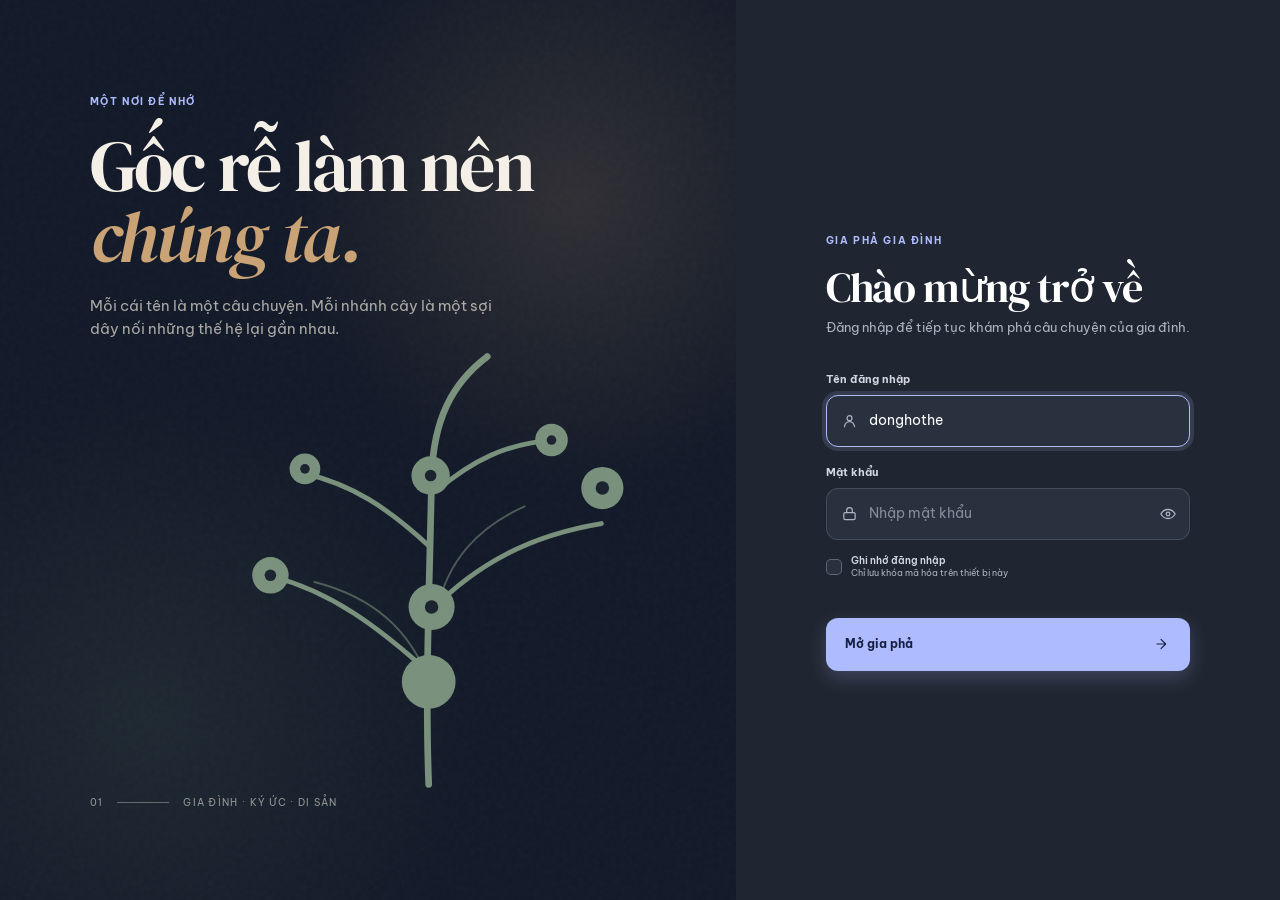
<file: index.html>
<!doctype html>
<html lang="vi">
  <head>
    <meta charset="UTF-8" />
    <meta name="viewport" content="width=device-width, initial-scale=1, viewport-fit=cover" />
    <meta name="theme-color" content="#f5f1e9" />
    <meta name="robots" content="noindex, nofollow, noarchive" />
    <title>Gia Phả · Nơi lưu giữ gốc rễ</title>
    <link rel="icon" href="./assets/favicon/favicon.ico" type="image/x-icon" />
    <link rel="stylesheet" href="./styles.css" />
  </head>
  <body>
    <svg class="svg-sprite" aria-hidden="true" focusable="false">
      <defs>
        <symbol id="icon-search" viewBox="0 0 24 24"><circle cx="11" cy="11" r="6.8"/><path d="m16.2 16.2 4.3 4.3"/></symbol>
        <symbol id="icon-sun" viewBox="0 0 24 24"><circle cx="12" cy="12" r="3.5"/><path d="M12 2v2.2M12 19.8V22M4.93 4.93l1.55 1.55M17.52 17.52l1.55 1.55M2 12h2.2M19.8 12H22M4.93 19.07l1.55-1.55M17.52 6.48l1.55-1.55"/></symbol>
        <symbol id="icon-moon" viewBox="0 0 24 24"><path d="M20 15.6A8.4 8.4 0 0 1 8.4 4a8.4 8.4 0 1 0 11.6 11.6Z"/></symbol>
        <symbol id="icon-menu" viewBox="0 0 24 24"><path d="M4 7h16M4 12h16M4 17h16"/></symbol>
        <symbol id="icon-close" viewBox="0 0 24 24"><path d="m6 6 12 12M18 6 6 18"/></symbol>
        <symbol id="icon-plus" viewBox="0 0 24 24"><path d="M12 5v14M5 12h14"/></symbol>
        <symbol id="icon-minus" viewBox="0 0 24 24"><path d="M5 12h14"/></symbol>
        <symbol id="icon-home" viewBox="0 0 24 24"><path d="m3.5 10.8 8.5-7 8.5 7v8.7a1.5 1.5 0 0 1-1.5 1.5h-14A1.5 1.5 0 0 1 3.5 19.5Z"/><path d="M9.2 21v-6.2h5.6V21"/></symbol>
        <symbol id="icon-maximize" viewBox="0 0 24 24"><path d="M8.2 4H4v4.2M15.8 4H20v4.2M20 15.8V20h-4.2M4 15.8V20h4.2"/></symbol>
        <symbol id="icon-fullscreen" viewBox="0 0 24 24"><path d="M8 4H4v4M16 4h4v4M20 16v4h-4M4 16v4h4"/></symbol>
        <symbol id="icon-fullscreen-exit" viewBox="0 0 24 24"><path d="M9 4v5H4M15 4v5h5M20 15h-5v5M4 15h5v5"/></symbol>
        <symbol id="icon-logout" viewBox="0 0 24 24"><path d="M14 4H5.8A1.8 1.8 0 0 0 4 5.8v12.4A1.8 1.8 0 0 0 5.8 20H14M11 12h9M17 8l4 4-4 4"/></symbol>
        <symbol id="icon-download" viewBox="0 0 24 24"><path d="M12 3v12M7 10l5 5 5-5M4 20h16"/></symbol>
        <symbol id="icon-chevron" viewBox="0 0 24 24"><path d="m8 10 4 4 4-4"/></symbol>
        <symbol id="icon-arrow-left" viewBox="0 0 24 24"><path d="m15 5-7 7 7 7M8 12h13"/></symbol>
        <symbol id="icon-calendar" viewBox="0 0 24 24"><rect x="3.5" y="5" width="17" height="16" rx="2"/><path d="M7.5 3v4M16.5 3v4M3.5 9.5h17"/></symbol>
        <symbol id="icon-pin" viewBox="0 0 24 24"><path d="M12 21s6-5.4 6-11a6 6 0 0 0-12 0c0 5.6 6 11 6 11Z"/><circle cx="12" cy="10" r="2"/></symbol>
        <symbol id="icon-briefcase" viewBox="0 0 24 24"><rect x="3" y="7" width="18" height="13" rx="2"/><path d="M8 7V5.5A1.5 1.5 0 0 1 9.5 4h5A1.5 1.5 0 0 1 16 5.5V7M3 12h18M10 12v2h4v-2"/></symbol>
        <symbol id="icon-user" viewBox="0 0 24 24"><circle cx="12" cy="8" r="3.5"/><path d="M5 20a7 7 0 0 1 14 0"/></symbol>
        <symbol id="icon-lock" viewBox="0 0 24 24"><rect x="4" y="10" width="16" height="10" rx="2"/><path d="M8 10V7a4 4 0 0 1 8 0v3"/></symbol>
        <symbol id="icon-eye" viewBox="0 0 24 24"><path d="M2.5 12s3.3-6 9.5-6 9.5 6 9.5 6-3.3 6-9.5 6-9.5-6-9.5-6Z"/><circle cx="12" cy="12" r="2.4"/></symbol>
        <symbol id="icon-info" viewBox="0 0 24 24"><circle cx="12" cy="12" r="9"/><path d="M12 10.5v5M12 7.5h.01"/></symbol>
      </defs>
    </svg>

    <div class="app-shell" id="appShell">
      <section class="login-screen" id="loginScreen" aria-labelledby="loginTitle">
        <div class="login-art" aria-hidden="true">
          <div class="art-grain"></div>
          <div class="art-copy">
            <span class="eyebrow">MỘT NƠI ĐỂ NHỚ</span>
            <h1>Gốc rễ làm nên<br /><em>chúng ta.</em></h1>
            <p>Mỗi cái tên là một câu chuyện. Mỗi nhánh cây là một sợi dây nối những thế hệ lại gần nhau.</p>
          </div>
          <svg class="heritage-illustration" viewBox="0 0 560 500" fill="none">
            <path d="M278 472C274 370 279 264 281 151C283 92 302 54 339 26" stroke="currentColor" stroke-width="7" stroke-linecap="round"/>
            <path d="M280 357C225 307 176 271 114 255M280 291c49-50 105-79 178-91M280 225c-45-42-83-66-131-77M286 166c39-33 74-49 120-53" stroke="currentColor" stroke-width="5" stroke-linecap="round"/>
            <path d="M280 369c-21-61-63-93-121-108M286 292c12-55 44-88 92-110" stroke="currentColor" stroke-width="2" stroke-linecap="round" opacity=".55"/>
            <g fill="currentColor">
              <circle cx="113" cy="254" r="19"/><circle cx="459" cy="163" r="22"/><circle cx="149" cy="143" r="16"/><circle cx="406" cy="113" r="17"/><circle cx="280" cy="150" r="20"/><circle cx="281" cy="287" r="24"/><circle cx="278" cy="365" r="28"/>
            </g>
            <g fill="var(--login-art-bg)" opacity=".9"><circle cx="113" cy="254" r="6"/><circle cx="459" cy="163" r="7"/><circle cx="149" cy="143" r="5"/><circle cx="406" cy="113" r="5"/><circle cx="280" cy="150" r="6"/><circle cx="281" cy="287" r="7"/></g>
          </svg>
          <div class="art-foot"><span>01</span><span class="art-rule"></span><span>GIA ĐÌNH · KÝ ỨC · DI SẢN</span></div>
        </div>

        <div class="login-panel-wrap">
          <form class="login-card" id="loginForm" novalidate>
            <div class="login-heading">
              <span class="eyebrow">GIA PHẢ GIA ĐÌNH</span>
              <h2 id="loginTitle">Chào mừng trở về</h2>
              <p>Đăng nhập để tiếp tục khám phá câu chuyện của gia đình.</p>
            </div>
            <label class="field-label" for="username">Tên đăng nhập</label>
            <div class="input-wrap">
              <svg class="icon"><use href="#icon-user"></use></svg>
              <input id="username" name="username" value="donghothe" autocomplete="username" placeholder="Nhập tên đăng nhập" required />
            </div>
            <label class="field-label" for="password">Mật khẩu</label>
            <div class="input-wrap">
              <svg class="icon"><use href="#icon-lock"></use></svg>
              <input id="password" name="password" type="password" autocomplete="current-password" placeholder="Nhập mật khẩu" required />
              <button class="input-action" type="button" id="togglePassword" aria-label="Hiện mật khẩu"><svg class="icon"><use href="#icon-eye"></use></svg></button>
            </div>
            <label class="remember-row" for="rememberLogin"><input id="rememberLogin" type="checkbox" /><span class="remember-box" aria-hidden="true"></span><span class="remember-copy"><strong>Ghi nhớ đăng nhập</strong><small>Chỉ lưu khóa mã hóa trên thiết bị này</small></span></label>
            <p class="form-error" id="loginError" role="alert"></p>
            <button class="button button-primary login-button" type="submit" id="loginButton"><span class="button-label">Mở gia phả</span><span class="button-loading"><span class="spinner"></span> Đang mở dữ liệu…</span><svg class="button-arrow icon"><use href="#icon-arrow-left"></use></svg></button>
          </form>
        </div>
      </section>

      <section class="main-app" id="mainApp" hidden>
        <header class="topbar">
          <a class="brand" href="#top" aria-label="Về đầu trang">
            <span class="monogram" id="brandMonogram">G</span>
            <span class="brand-text"><strong id="brandName">Gia phả gia đình</strong><small>Family archive</small></span>
          </a>
          <nav class="desktop-nav" aria-label="Điều hướng chính">
            <button class="nav-button active" data-view="tree"><span>Cây gia phả</span></button>
            <button class="nav-button" data-view="members"><span>Thành viên</span></button><div class="desktop-theme-menu"><button class="nav-button theme-nav-trigger" id="desktopThemeMenuButton" aria-expanded="false">Chủ đề <span aria-hidden="true">⌄</span></button><div class="theme-options desktop-theme-options" id="desktopThemeOptions" role="group" aria-label="Chọn chủ đề" hidden></div></div>
          </nav>
          <div class="topbar-actions">
            <button class="icon-button search-trigger" id="searchTrigger" aria-label="Tìm kiếm thành viên"><svg class="icon"><use href="#icon-search"></use></svg><span class="search-hint">Tìm kiếm <kbd>⌘ K</kbd></span></button>
            <button class="icon-button theme-button" id="themeButton" aria-label="Đổi giao diện"><svg class="icon"><use href="#icon-sun"></use></svg></button>
            <div class="download-actions" id="downloadActions">
              <a class="button button-quiet download-data-button" id="downloadDataButton" href="./data.enc" download="data.enc" aria-label="Tải dữ liệu gia phả" title="Tải xuống file data.enc"><svg class="icon"><use href="#icon-download"></use></svg><span>Tải dữ liệu</span></a>
              <a class="button button-quiet download-app-button" id="downloadAppButton" href="https://github.com/Ace-Rem/AppGiaPhaViewer/releases" target="_blank" rel="noopener noreferrer" aria-label="Tải ứng dụng gia phả" title="Mở trang tải ứng dụng gia phả"><svg class="icon"><use href="#icon-download"></use></svg><span>Tải app</span></a>
              <button class="button button-quiet download-menu-trigger" id="downloadMenuButton" type="button" aria-expanded="false" aria-controls="downloadMenu"><svg class="icon"><use href="#icon-download"></use></svg><span>Tải xuống</span><span class="download-menu-chevron" aria-hidden="true">⌄</span></button>
              <div class="download-menu" id="downloadMenu" role="menu" hidden>
                <a class="download-menu-item" href="./data.enc" download="data.enc" role="menuitem"><svg class="icon"><use href="#icon-download"></use></svg><span>Tải dữ liệu</span></a>
                <a class="download-menu-item" href="https://github.com/Ace-Rem/AppGiaPhaViewer/releases" target="_blank" rel="noopener noreferrer" role="menuitem"><svg class="icon"><use href="#icon-download"></use></svg><span>Tải app</span></a>
              </div>
            </div>
            <button class="button button-quiet logout-button" id="logoutButton"><svg class="icon"><use href="#icon-logout"></use></svg><span>Đăng xuất</span></button>
            <button class="icon-button mobile-menu-button" id="mobileMenuButton" aria-label="Mở menu"><svg class="icon"><use href="#icon-menu"></use></svg></button>
          </div>
        </header>

        <main id="top">
          <section class="intro-section page-wrap">
            <div class="intro-copy">
              <span class="eyebrow">LƯU GIỮ NHỮNG ĐIỀU QUAN TRỌNG</span>
              <h1 id="familyTitle">Gốc rễ của chúng ta</h1>
              <p id="familyDescription">Khám phá những mối liên kết giữa các thế hệ.</p>
            </div>
            <div class="intro-meta"><span class="status-dot"></span><span>Kho lưu trữ riêng tư</span><span class="meta-divider"></span><span id="todayLabel">Mở trong trình duyệt</span></div>
          </section>

          <section class="stats-grid page-wrap" aria-label="Tổng quan gia phả">
            <article class="stat-card stat-featured"><div class="stat-number" id="memberCount">—</div><div><span class="stat-label">Thành viên</span><span class="stat-detail">được lưu giữ</span></div><span class="stat-mark">01</span></article>
            <article class="stat-card"><div class="stat-number" id="generationCount">—</div><div><span class="stat-label">Thế hệ</span><span class="stat-detail">qua thời gian</span></div><span class="stat-mark">02</span></article>
            <article class="stat-card"><div class="stat-number" id="branchCount">—</div><div><span class="stat-label">Người trong họ</span><span class="stat-detail">đang kết nối</span></div><span class="stat-mark">03</span></article>
          </section>

          <section class="tree-section page-wrap" id="treeView">
            <div class="section-heading">
              <div><span class="eyebrow">BẢN ĐỒ GIA ĐÌNH</span><h2>Cây gia phả</h2></div>
              <div class="view-tools"><div class="segmented-control" role="tablist" aria-label="Chế độ xem"><button class="segment active" data-view="tree" role="tab">Cây</button><button class="segment" data-view="members" role="tab">Danh sách</button></div><button class="icon-button subtle-button" id="fitButton" aria-label="Vừa toàn bộ cây"><svg class="icon"><use href="#icon-maximize"></use></svg></button></div>
            </div>
            <div class="tree-card" id="treeCard">
              <div class="tree-toolbar"><div class="tree-context" id="treeContext"><span class="context-dot"></span><span>Toàn bộ gia phả</span></div><button class="text-button" id="clearFocusButton" hidden>Xem toàn bộ cây <svg class="icon"><use href="#icon-close"></use></svg></button></div>
              <div class="tree-viewport" id="treeViewport" tabindex="0" aria-label="Cây gia phả tương tác. Dùng chuột để kéo, cuộn để phóng to hoặc chọn một thành viên.">
                <div class="tree-loading" id="treeLoading"><span class="spinner"></span><span>Đang sắp xếp các thế hệ…</span></div>
                <div class="tree-filter" id="treeFilter" role="group" aria-label="Lọc thành viên trên cây"><span class="tree-filter-label">Lọc</span><div class="tree-filter-options"><button type="button" class="tree-filter-button active" data-tree-filter="all" aria-pressed="true">Tất cả</button><button type="button" class="tree-filter-button" data-tree-filter="inFamily" aria-pressed="false">Trong họ</button><button type="button" class="tree-filter-button" data-tree-filter="maleInFamily" aria-pressed="false">Nam trong họ</button><button type="button" class="tree-filter-button" data-tree-filter="femaleInFamily" aria-pressed="false">Nữ trong họ</button><button type="button" class="tree-filter-button" data-tree-filter="living" aria-pressed="false">Đương tại</button></div></div>
                <svg id="familyTree" role="img" aria-label="Sơ đồ cây gia phả" draggable="false"></svg>
                <div class="generation-rail" id="generationLegend" aria-label="Chọn thế hệ"><div class="generation-rail-track"></div></div>
                <div class="canvas-controls" aria-label="Điều khiển cây gia phả"><button class="canvas-control" id="zoomInButton" aria-label="Phóng to"><svg class="icon"><use href="#icon-plus"></use></svg></button><button class="canvas-control" id="zoomOutButton" aria-label="Thu nhỏ"><svg class="icon"><use href="#icon-minus"></use></svg></button><span class="control-rule"></span><button class="canvas-control" id="homeButton" aria-label="Về trung tâm"><svg class="icon"><use href="#icon-home"></use></svg></button><span class="control-rule"></span><button class="canvas-control" id="fullscreenButton" aria-label="Toàn màn hình" aria-pressed="false"><svg class="icon"><use href="#icon-fullscreen"></use></svg></button></div>
                <div class="tree-hint"><svg class="icon"><use href="#icon-info"></use></svg><span>Kéo để di chuyển · Cuộn để zoom · Nhấn đúp để xem hồ sơ</span></div>
              </div>
            </div>
          </section>

          <section class="members-section page-wrap" id="membersView" hidden>
            <div class="section-heading"><div><span class="eyebrow">KHO LƯU TRỮ</span><h2>Thành viên gia đình</h2></div><div class="member-sort"><label for="sortMembers">Sắp xếp</label><select id="sortMembers"><option value="name">Theo tên</option><option value="birth">Theo năm sinh</option><option value="generation">Theo thế hệ</option></select><svg class="icon"><use href="#icon-chevron"></use></svg></div></div>
            <div class="members-grid" id="membersGrid"></div>
          </section>
        </main>

        <aside class="detail-drawer" id="detailDrawer" aria-labelledby="detailName" aria-hidden="true"><div class="drawer-backdrop" id="drawerBackdrop"></div><div class="drawer-panel"><div class="drawer-top"><button class="icon-button" id="closeDrawer" aria-label="Đóng thông tin"><svg class="icon"><use href="#icon-close"></use></svg></button><span class="drawer-kicker">HỒ SƠ THÀNH VIÊN</span><button class="icon-button drawer-back" id="drawerBack" aria-label="Quay lại người trước" hidden><svg class="icon"><use href="#icon-arrow-left"></use></svg></button></div><div class="drawer-content" id="drawerContent"></div></div></aside>

        <dialog class="search-dialog" id="searchDialog" aria-labelledby="searchTitle"><div class="search-dialog-inner"><div class="search-head"><div><span class="eyebrow">TÌM TRONG GIA PHẢ</span><h2 id="searchTitle">Tìm một thành viên</h2></div><button class="icon-button" id="closeSearch" aria-label="Đóng tìm kiếm"><svg class="icon"><use href="#icon-close"></use></svg></button></div><div class="search-input-wrap"><svg class="icon"><use href="#icon-search"></use></svg><input id="searchInput" type="search" placeholder="Nhập tên, không dấu cũng được…" autocomplete="off" /></div><div class="search-results" id="searchResults"><div class="search-empty">Bắt đầu nhập để tìm trong gia phả.</div></div><div class="search-foot"><span><kbd>ESC</kbd> đóng</span><span><kbd>↑</kbd><kbd>↓</kbd> di chuyển <kbd>↵</kbd> chọn</span></div></div></dialog>
        <div class="mobile-menu" id="mobileMenu" hidden><button data-view="tree">Cây gia phả</button><button data-view="members">Thành viên</button><button class="theme-menu-trigger" id="themeMenuButton" aria-expanded="false">Chủ đề <span aria-hidden="true">⌄</span></button><div class="theme-options" id="themeOptions" role="group" aria-label="Chọn chủ đề" hidden><button class="theme-option" data-color-theme="blue" aria-checked="false" role="radio"><span class="theme-swatch" style="--swatch:#7692FF"></span><span>Xanh dương</span><small>#7692FF</small></button><button class="theme-option" data-color-theme="red" aria-checked="false" role="radio"><span class="theme-swatch" style="--swatch:#E73F1E"></span><span>Đỏ</span><small>#E73F1E</small></button><button class="theme-option" data-color-theme="yellow" aria-checked="false" role="radio"><span class="theme-swatch" style="--swatch:#FFF449"></span><span>Vàng</span><small>#FFF449</small></button><button class="theme-option" data-color-theme="green" aria-checked="false" role="radio"><span class="theme-swatch" style="--swatch:#7EC151"></span><span>Xanh lá cây</span><small>#7EC151</small></button><button class="theme-option" data-color-theme="orange" aria-checked="false" role="radio"><span class="theme-swatch" style="--swatch:#FF7F50"></span><span>Cam</span><small>#FF7F50</small></button></div><button id="mobileThemeButton">Đổi giao diện sáng/tối</button><button id="mobileLogoutButton">Đăng xuất</button></div>
        <div class="toast" id="toast" role="status" aria-live="polite"></div>
      </section>
    </div>
    <script type="module" src="./app.js"></script>
  </body>
</html>
</file>
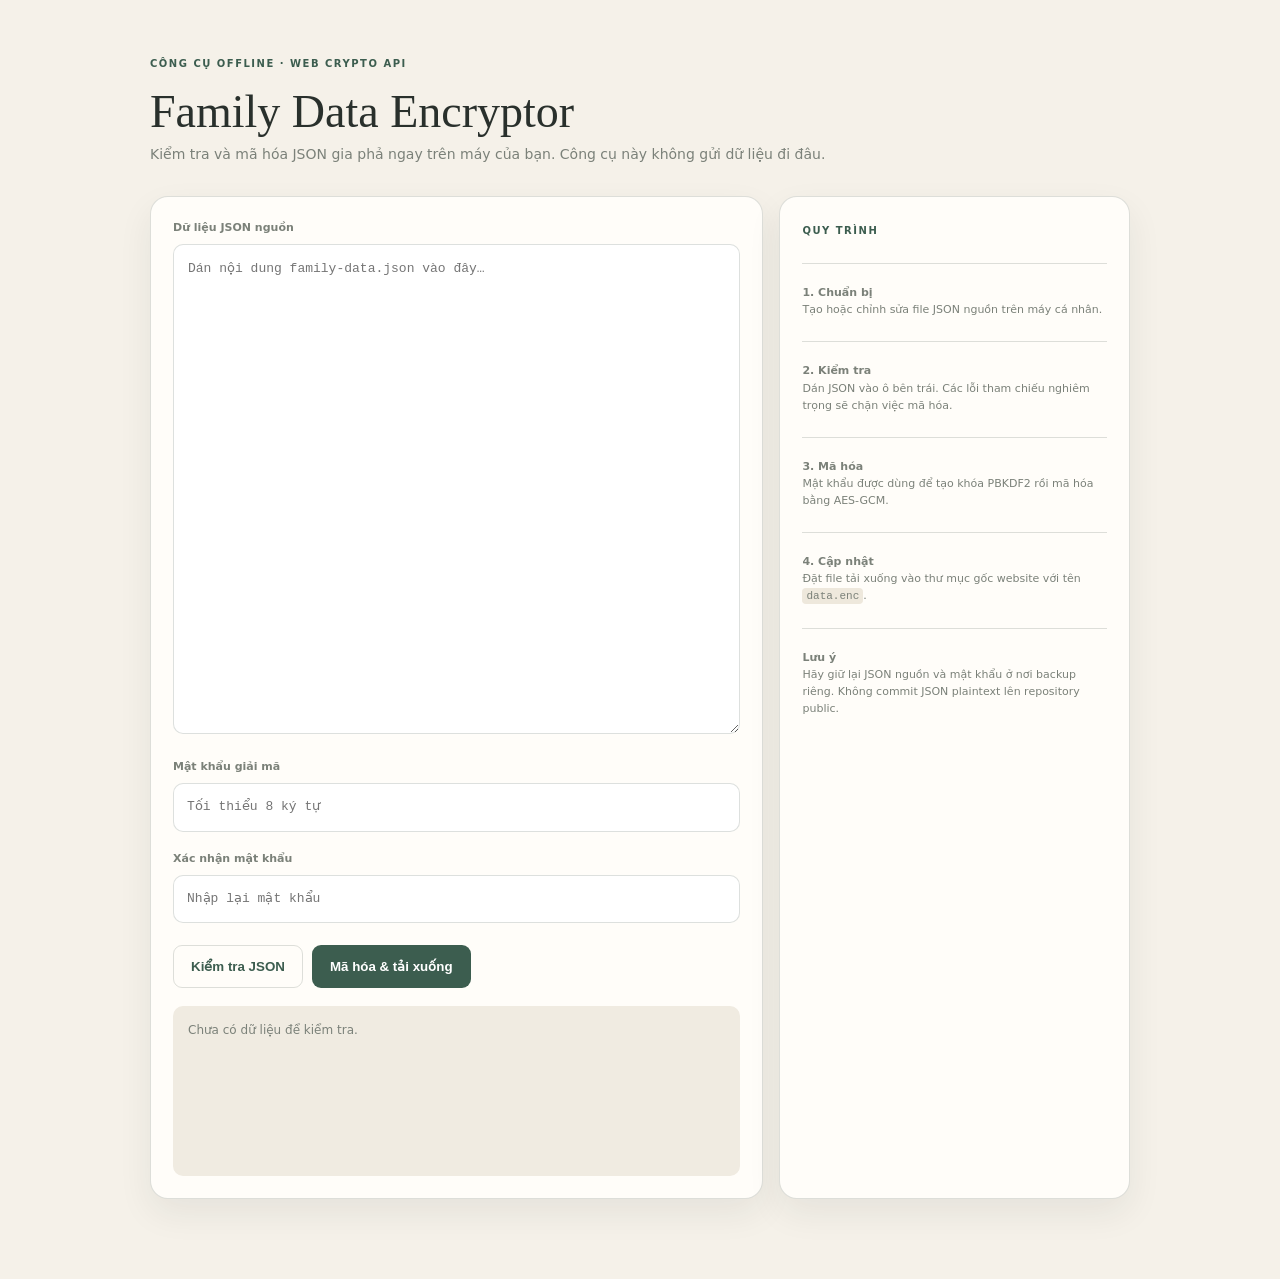
<file: tools/encrypt.html>
<!doctype html>
<html lang="vi">
  <head>
    <meta charset="UTF-8" />
    <meta name="viewport" content="width=device-width, initial-scale=1" />
    <meta name="robots" content="noindex, nofollow" />
    <title>Family Data Encryptor</title>
    <style>
      :root { --bg:#f5f1e9; --surface:#fffdf9; --text:#29302c; --muted:#7b8179; --accent:#3c5d4f; --soft:#dfe9de; --line:rgba(46,61,53,.16); --danger:#a05249; }
      * { box-sizing:border-box; } body { margin:0; min-height:100vh; color:var(--text); background:var(--bg); font:14px/1.55 system-ui,-apple-system,"Segoe UI",sans-serif; }
      main { width:min(980px,calc(100% - 32px)); margin:0 auto; padding:52px 0 80px; } .eyebrow { color:var(--accent); font-size:10px; font-weight:700; letter-spacing:.15em; } h1 { margin:14px 0 8px; font:400 46px/1.05 Georgia,serif; } .intro { margin:0 0 30px; color:var(--muted); }
      .workspace { display:grid; grid-template-columns:1.4fr .8fr; gap:16px; } .panel { padding:22px; border:1px solid var(--line); border-radius:18px; background:var(--surface); box-shadow:0 14px 35px rgba(35,45,39,.07); } label { display:block; margin:0 0 8px; color:var(--muted); font-size:11px; font-weight:700; } textarea,input { width:100%; border:1px solid var(--line); border-radius:10px; outline:0; color:var(--text); background:#fff; font:13px/1.55 ui-monospace,SFMono-Regular,Consolas,monospace; } textarea { min-height:490px; padding:14px; resize:vertical; } input { padding:13px; } textarea:focus,input:focus { border-color:var(--accent); box-shadow:0 0 0 4px rgba(60,93,79,.12); } .field { margin-top:18px; } .actions { display:flex; flex-wrap:wrap; gap:9px; margin-top:22px; } button { min-height:43px; padding:0 17px; border:1px solid transparent; border-radius:9px; color:#fff; background:var(--accent); font-weight:700; cursor:pointer; } button.secondary { color:var(--accent); border-color:var(--line); background:transparent; } button:disabled { cursor:not-allowed; opacity:.55; } .status { min-height:170px; margin-top:18px; padding:15px; border-radius:10px; color:var(--muted); background:#f0ebe1; font-size:12px; } .status ul { margin:8px 0 0; padding-left:20px; } .status.success { color:var(--accent); background:var(--soft); } .status.error { color:var(--danger); background:#f4e4df; } .tip { margin-top:23px; padding-top:20px; border-top:1px solid var(--line); color:var(--muted); font-size:11px; } code { padding:2px 4px; border-radius:4px; background:#eee8dc; font-size:11px; } .download { display:none; margin-top:10px; } .download.show { display:block; } @media(max-width:720px){ main{padding-top:32px}.workspace{grid-template-columns:1fr}textarea{min-height:390px}h1{font-size:39px}.panel{padding:17px} }
    </style>
  </head>
  <body>
    <main>
      <span class="eyebrow">CÔNG CỤ OFFLINE · WEB CRYPTO API</span>
      <h1>Family Data Encryptor</h1>
      <p class="intro">Kiểm tra và mã hóa JSON gia phả ngay trên máy của bạn. Công cụ này không gửi dữ liệu đi đâu.</p>
      <div class="workspace">
        <section class="panel">
          <label for="jsonInput">Dữ liệu JSON nguồn</label>
          <textarea id="jsonInput" spellcheck="false" placeholder="Dán nội dung family-data.json vào đây…"></textarea>
          <div class="field"><label for="passwordInput">Mật khẩu giải mã</label><input id="passwordInput" type="password" autocomplete="new-password" placeholder="Tối thiểu 8 ký tự" /></div>
          <div class="field"><label for="confirmInput">Xác nhận mật khẩu</label><input id="confirmInput" type="password" autocomplete="new-password" placeholder="Nhập lại mật khẩu" /></div>
          <div class="actions"><button id="validateButton" class="secondary">Kiểm tra JSON</button><button id="encryptButton">Mã hóa & tải xuống</button></div>
          <div id="status" class="status">Chưa có dữ liệu để kiểm tra.</div>
        </section>
        <aside class="panel">
          <span class="eyebrow">QUY TRÌNH</span>
          <div class="tip"><strong>1. Chuẩn bị</strong><br />Tạo hoặc chỉnh sửa file JSON nguồn trên máy cá nhân.</div>
          <div class="tip"><strong>2. Kiểm tra</strong><br />Dán JSON vào ô bên trái. Các lỗi tham chiếu nghiêm trọng sẽ chặn việc mã hóa.</div>
          <div class="tip"><strong>3. Mã hóa</strong><br />Mật khẩu được dùng để tạo khóa PBKDF2 rồi mã hóa bằng AES-GCM.</div>
          <div class="tip"><strong>4. Cập nhật</strong><br />Đặt file tải xuống vào thư mục gốc website với tên <code>data.enc</code>.</div>
          <div class="tip"><strong>Lưu ý</strong><br />Hãy giữ lại JSON nguồn và mật khẩu ở nơi backup riêng. Không commit JSON plaintext lên repository public.</div>
          <a id="downloadLink" class="download" download="data.enc">Tải lại file data.enc</a>
        </aside>
      </div>
    </main>
    <script src="./encrypt.js"></script>
  </body>
</html>
</file>
<file: styles.css>
@import url('https://fonts.googleapis.com/css2?family=Be+Vietnam+Pro:wght@400;500;600;700&family=DM+Serif+Display:ital@0;1&display=swap');

:root {
  color-scheme: light;
  --bg: #f5f1e9;
  --bg-deep: #eee8dc;
  --surface: #fffdf9;
  --surface-raised: #ffffff;
  --surface-muted: #f0ebe1;
  --text: #29302c;
  --text-strong: #1c2622;
  --muted: #7b8179;
  --muted-strong: #626a62;
  --line: rgba(46, 61, 53, .14);
  --line-strong: rgba(46, 61, 53, .26);
  --accent: #4665cc;
  --accent-bright: #3655c0;
  --accent-soft: #e7ecff;
  --copper: #df1515;
  --copper-soft: #f1e2d4;
  --danger: #a05249;
  --shadow-sm: 0 5px 16px rgba(35, 45, 39, .06);
  --shadow-md: 0 18px 50px rgba(35, 45, 39, .11);
  --shadow-lg: 0 28px 75px rgba(35, 45, 39, .18);
  --radius-sm: 10px;
  --radius-md: 16px;
  --radius-lg: 24px;
  --font-body: 'Be Vietnam Pro', 'Segoe UI', system-ui, sans-serif;
  --font-display: 'DM Serif Display', Georgia, serif;
  --ease: cubic-bezier(.22, .61, .36, 1);
  --login-art-bg: #2e407e;
}

[data-theme='dark'] {
  color-scheme: dark;
  --bg: #19221e;
  --bg-deep: #141b18;
  --surface: #202b26;
  --surface-raised: #26332d;
  --surface-muted: #2b3831;
  --text: #e7e9df;
  --text-strong: #fbfaf3;
  --muted: #a2aaa0;
  --muted-strong: #bec5ba;
  --line: rgba(218, 230, 213, .13);
  --line-strong: rgba(218, 230, 213, .28);
  --accent: #a7c5a3;
  --accent-bright: #b9d4b4;
  --accent-soft: #31463a;
  --copper: #e42121;
  --copper-soft: #49392d;
  --danger: #e09b8d;
  --shadow-sm: 0 5px 16px rgba(0, 0, 0, .16);
  --shadow-md: 0 18px 50px rgba(0, 0, 0, .22);
  --shadow-lg: 0 28px 75px rgba(0, 0, 0, .32);
  --login-art-bg: #1c2e27;
}

@media (prefers-color-scheme: dark) {
  [data-theme='system'] {
    color-scheme: dark;
    --bg: #19221e; --bg-deep: #141b18; --surface: #202b26; --surface-raised: #26332d; --surface-muted: #2b3831;
    --text: #e7e9df; --text-strong: #fbfaf3; --muted: #a2aaa0; --muted-strong: #bec5ba;
    --line: rgba(218, 230, 213, .13); --line-strong: rgba(218, 230, 213, .28); --accent: #a7c5a3; --accent-bright: #b9d4b4; --accent-soft: #31463a; --copper: #d0a078; --copper-soft: #49392d; --danger: #e09b8d; --shadow-sm: 0 5px 16px rgba(0, 0, 0, .16); --shadow-md: 0 18px 50px rgba(0, 0, 0, .22); --shadow-lg: 0 28px 75px rgba(0, 0, 0, .32); --login-art-bg: #1c2e27;
  }
}

* { box-sizing: border-box; }
html { scroll-behavior: smooth; }
body { margin: 0; min-width: 320px; overflow-x: hidden; background: var(--bg); color: var(--text); font-family: var(--font-body); font-size: 14px; line-height: 1.55; -webkit-font-smoothing: antialiased; }
button, input, select { font: inherit; }
button { color: inherit; }
button, a { -webkit-tap-highlight-color: transparent; }
button:focus-visible, a:focus-visible, input:focus-visible, select:focus-visible, [tabindex]:focus-visible { outline: 3px solid color-mix(in srgb, var(--accent) 60%, transparent); outline-offset: 3px; }
.svg-sprite { position: absolute; width: 0; height: 0; overflow: hidden; }
.icon { width: 18px; height: 18px; fill: none; stroke: currentColor; stroke-width: 1.7; stroke-linecap: round; stroke-linejoin: round; flex: 0 0 auto; }
.eyebrow { color: var(--accent); font-size: 10px; font-weight: 700; letter-spacing: .16em; line-height: 1.2; }
.page-wrap { width: min(1380px, calc(100% - 80px)); margin-inline: auto; }
[hidden] { display: none !important; }

/* Login */
.login-screen { display: grid; grid-template-columns: minmax(0, 1.15fr) minmax(460px, .85fr); min-height: 100svh; background: var(--surface); animation: fade-in .6s var(--ease); }
.login-art { position: relative; display: flex; flex-direction: column; justify-content: space-between; overflow: hidden; padding: clamp(44px, 7vw, 100px); color: #eee9dc; background: var(--login-art-bg); isolation: isolate; }
.login-art::before { position: absolute; z-index: -1; inset: 0; background: radial-gradient(circle at 78% 22%, rgba(183, 147, 106, .18), transparent 32%), radial-gradient(circle at 20% 80%, rgba(142, 180, 136, .1), transparent 36%); content: ''; }
.art-grain { position: absolute; z-index: -1; inset: 0; opacity: .14; background-image: url("data:image/svg+xml,%3Csvg viewBox='0 0 160 160' xmlns='http://www.w3.org/2000/svg'%3E%3Cfilter id='n'%3E%3CfeTurbulence type='fractalNoise' baseFrequency='.85' numOctaves='3' stitchTiles='stitch'/%3E%3C/filter%3E%3Crect width='100%25' height='100%25' filter='url(%23n)' opacity='.25'/%3E%3C/svg%3E"); pointer-events: none; }
.art-copy { position: relative; z-index: 2; max-width: 520px; }
.art-copy h1 { margin: 20px 0 22px; color: #f5f0e7; font-family: var(--font-display); font-size: clamp(48px, 5.6vw, 86px); font-weight: 400; letter-spacing: -.035em; line-height: .98; }
.art-copy h1 em { color: #c9a275; font-style: italic; }
.art-copy p { max-width: 430px; margin: 0; color: rgba(238, 233, 220, .69); font-size: 15px; }
.heritage-illustration { position: absolute; right: 5%; bottom: 2%; width: min(73%, 620px); height: 69%; color: #a4c2a0; opacity: .7; }
.art-foot { display: flex; align-items: center; gap: 14px; color: rgba(238, 233, 220, .58); font-size: 10px; letter-spacing: .13em; }
.art-rule { width: 52px; height: 1px; background: rgba(238, 233, 220, .35); }
.login-panel-wrap { display: grid; place-items: center; padding: 48px 7vw; background: var(--surface); }
.login-card { width: min(100%, 420px); min-width: 0; }
.monogram { display: grid; place-items: center; width: 42px; height: 42px; border: 1px solid var(--line-strong); border-radius: 13px; color: var(--accent); font-family: var(--font-display); font-size: 24px; line-height: 1; }
.login-heading h2 { margin: 14px 0 8px; color: var(--text-strong); font-family: var(--font-display); font-size: 42px; font-weight: 400; letter-spacing: -.025em; line-height: 1.05; }
.login-heading p { margin: 0 0 34px; color: var(--muted); font-size: 13px; }
.field-label { display: block; margin: 17px 0 7px; color: var(--muted-strong); font-size: 11px; font-weight: 700; }
.input-wrap { display: flex; align-items: center; min-height: 51px; padding: 0 14px; border: 1px solid var(--line); border-radius: 12px; color: var(--muted); background: var(--surface-raised); transition: border-color .2s, box-shadow .2s; }
.input-wrap:focus-within { border-color: var(--accent); box-shadow: 0 0 0 4px color-mix(in srgb, var(--accent) 14%, transparent); }
.input-wrap > .icon { margin-right: 11px; width: 17px; }
.input-wrap input { width: 100%; min-width: 0; padding: 14px 0; border: 0; outline: 0; color: var(--text-strong); background: transparent; }
.input-wrap input::placeholder { color: var(--muted); opacity: .7; }
.input-action { display: grid; place-items: center; width: 34px; height: 34px; margin-right: -8px; border: 0; border-radius: 8px; color: var(--muted); background: transparent; cursor: pointer; }
.input-action:hover { color: var(--accent); background: var(--surface-muted); }
.remember-row { display: flex; align-items: center; gap: 9px; margin: 15px 0 2px; color: var(--muted-strong); cursor: pointer; }
.remember-row input { position: absolute; width: 1px; height: 1px; opacity: 0; pointer-events: none; }
.remember-box { position: relative; display: grid; place-items: center; flex: 0 0 auto; width: 16px; height: 16px; border: 1px solid var(--line-strong); border-radius: 5px; background: var(--surface-raised); transition: background .2s, border-color .2s; }
.remember-box::after { width: 7px; height: 4px; border-bottom: 1.5px solid #fff; border-left: 1.5px solid #fff; content: ''; opacity: 0; transform: rotate(-45deg) translate(1px, -1px); transition: opacity .2s; }
.remember-row input:checked + .remember-box { border-color: var(--accent); background: var(--accent); }
.remember-row input:checked + .remember-box::after { opacity: 1; }
.remember-row input:focus-visible + .remember-box { outline: 3px solid color-mix(in srgb, var(--accent) 26%, transparent); outline-offset: 2px; }
.remember-copy { display: flex; flex-direction: column; gap: 1px; line-height: 1.2; }
.remember-copy strong { color: var(--muted-strong); font-size: 10px; font-weight: 600; }
.remember-copy small { color: var(--muted); font-size: 9px; }
.form-error { min-height: 20px; margin: 10px 0 3px; color: var(--danger); font-size: 12px; }
.button { display: inline-flex; align-items: center; justify-content: center; gap: 9px; min-height: 45px; padding: 0 18px; border: 1px solid transparent; border-radius: 10px; font-size: 12px; font-weight: 700; cursor: pointer; transition: transform .2s var(--ease), background .2s, border-color .2s, box-shadow .2s; }
.button:hover { transform: translateY(-1px); }
.button:active { transform: translateY(0); }
.button-primary { color: var(--accent-contrast, #f8f5ea); background: var(--accent); box-shadow: 0 7px 18px color-mix(in srgb, var(--accent) 22%, transparent); }
.button-primary:hover { background: var(--accent-bright); box-shadow: 0 9px 24px color-mix(in srgb, var(--accent) 30%, transparent); }
.button-quiet { color: var(--muted-strong); border-color: var(--line); background: transparent; }
.button-quiet:hover { color: var(--text-strong); background: var(--surface-muted); }
.download-actions { position: relative; display: flex; align-items: center; gap: 6px; }
.download-data-button, .download-app-button { min-height: 38px; padding: 0 11px; gap: 6px; color: var(--accent); border-color: color-mix(in srgb, var(--accent) 35%, var(--line)); background: var(--accent-soft); font-size: 10px; white-space: nowrap; }
.download-data-button .icon, .download-app-button .icon { width: 14px; height: 14px; }
.download-data-button:hover, .download-app-button:hover { color: var(--accent-bright); border-color: color-mix(in srgb, var(--accent) 65%, var(--line)); background: color-mix(in srgb, var(--accent) 14%, var(--surface)); box-shadow: 0 6px 18px color-mix(in srgb, var(--accent) 13%, transparent); }
.download-menu-trigger { display: none; min-height: 38px; padding: 0 10px; gap: 6px; color: var(--accent); border-color: color-mix(in srgb, var(--accent) 35%, var(--line)); background: var(--accent-soft); font-size: 10px; white-space: nowrap; }
.download-menu-trigger .icon { width: 14px; height: 14px; }
.download-menu-chevron { margin-left: 1px; color: var(--muted); font-size: 13px; line-height: 1; }
.download-menu { position: absolute; z-index: 35; top: calc(100% + 9px); right: 0; display: grid; min-width: 164px; padding: 6px; border: 1px solid var(--line-strong); border-radius: 11px; background: color-mix(in srgb, var(--surface-raised) 96%, transparent); box-shadow: var(--shadow-md); backdrop-filter: blur(16px); animation: slide-down .18s var(--ease); }
.download-menu[hidden] { display: none; }
.download-menu-item { display: flex; align-items: center; gap: 9px; min-height: 38px; padding: 0 10px; border-radius: 7px; color: var(--muted-strong); font-size: 11px; text-decoration: none; }
.download-menu-item:hover, .download-menu-item:focus-visible { color: var(--text-strong); background: var(--surface-muted); outline: 0; }
.download-menu-item .icon { width: 14px; height: 14px; color: var(--accent); }
.login-button { width: 100%; min-height: 53px; margin-top: 6px; border-radius: 12px; }
.button-arrow { transform: rotate(180deg); margin-left: auto; width: 16px; }
.button-loading { display: none; align-items: center; gap: 9px; }
.is-loading .button-label, .is-loading .button-arrow { display: none; }
.is-loading .button-loading { display: inline-flex; }
.spinner { display: inline-block; width: 15px; height: 15px; border: 2px solid currentColor; border-right-color: transparent; border-radius: 50%; animation: spin .8s linear infinite; }
.login-note { display: flex; justify-content: center; align-items: center; gap: 7px; margin: 23px 0 0; color: var(--muted); font-size: 10px; }
.login-note .icon { width: 13px; height: 13px; }

/* App chrome */
.main-app { min-height: 100svh; background: var(--bg); animation: fade-in .5s var(--ease); }
.topbar { position: sticky; z-index: 20; top: 0; display: flex; align-items: center; height: 74px; padding: 0 max(28px, calc((100vw - 1380px) / 2)); border-bottom: 1px solid var(--line); background: color-mix(in srgb, var(--bg) 88%, transparent); backdrop-filter: blur(18px); }
.brand { display: flex; align-items: center; gap: 12px; min-width: 230px; color: inherit; text-decoration: none; }
.brand-text { display: flex; flex-direction: column; line-height: 1.15; }
.brand-text strong { color: var(--text-strong); font-size: 12px; font-weight: 700; }
.brand-text small { margin-top: 3px; color: var(--muted); font-size: 9px; letter-spacing: .08em; text-transform: uppercase; }
.desktop-nav { display: flex; align-self: stretch; gap: 30px; margin-left: 35px; }
.nav-button { position: relative; padding: 0 2px; border: 0; color: var(--muted); background: transparent; font-size: 11px; cursor: pointer; }
.nav-button::after { position: absolute; right: 0; bottom: -1px; left: 0; height: 2px; border-radius: 2px; background: var(--accent); content: ''; opacity: 0; transform: scaleX(.4); transition: opacity .2s, transform .2s; }
.nav-button:hover, .nav-button.active { color: var(--text-strong); }
.nav-button.active::after { opacity: 1; transform: scaleX(1); }
.topbar-actions { display: flex; align-items: center; gap: 9px; margin-left: auto; }
.icon-button { display: inline-grid; place-items: center; width: 38px; height: 38px; padding: 0; border: 1px solid transparent; border-radius: 10px; color: var(--muted-strong); background: transparent; cursor: pointer; transition: color .2s, background .2s, border-color .2s; }
.icon-button:hover { border-color: var(--line); color: var(--text-strong); background: var(--surface-muted); }
.search-trigger { display: flex; justify-content: flex-start; width: 180px; padding: 0 10px; gap: 9px; border-color: var(--line); }
.search-trigger .icon { width: 16px; color: var(--muted); }
.search-hint { display: flex; align-items: center; justify-content: space-between; width: 100%; color: var(--muted); font-size: 11px; }
kbd { padding: 2px 5px; border: 1px solid var(--line); border-bottom-width: 2px; border-radius: 4px; color: var(--muted); font: 10px var(--font-body); }
.mobile-menu-button { display: none; }

/* Intro */
.intro-section { display: flex; align-items: flex-end; justify-content: space-between; gap: 30px; padding-top: clamp(46px, 7vw, 92px); padding-bottom: 34px; }
.intro-copy h1 { margin: 13px 0 8px; color: var(--text-strong); font-family: var(--font-display); font-size: clamp(42px, 5vw, 68px); font-weight: 400; letter-spacing: -.035em; line-height: 1; }
.intro-copy p { margin: 0; color: var(--muted); font-size: 13px; }
.intro-meta { display: flex; align-items: center; gap: 9px; padding-bottom: 7px; color: var(--muted); font-size: 10px; white-space: nowrap; }
.status-dot, .context-dot { display: inline-block; width: 7px; height: 7px; border-radius: 50%; background: #79a278; box-shadow: 0 0 0 4px color-mix(in srgb, #79a278 15%, transparent); }
.meta-divider { width: 1px; height: 15px; margin: 0 4px; background: var(--line); }
.stats-grid { display: grid; grid-template-columns: repeat(3, 1fr); gap: 12px; margin-bottom: clamp(52px, 7vw, 94px); }
.stat-card { position: relative; display: flex; align-items: baseline; gap: 16px; min-height: 104px; padding: 25px 28px; overflow: hidden; border: 1px solid var(--line); border-radius: var(--radius-md); background: var(--surface); }
.stat-featured { border-color: color-mix(in srgb, var(--accent) 35%, var(--line)); background: var(--accent-soft); }
.stat-number { color: var(--text-strong); font-family: var(--font-display); font-size: 43px; line-height: .9; }
.stat-label { display: block; color: var(--text-strong); font-size: 12px; font-weight: 700; }
.stat-detail { display: block; margin-top: 3px; color: var(--muted); font-size: 10px; }
.stat-mark { position: absolute; right: 20px; top: 18px; color: var(--muted); font-size: 9px; letter-spacing: .1em; opacity: .7; }

/* Tree section */
.tree-section, .members-section { padding-bottom: 80px; }
.section-heading { display: flex; align-items: flex-end; justify-content: space-between; margin-bottom: 19px; }
.section-heading h2 { margin: 9px 0 0; color: var(--text-strong); font-family: var(--font-display); font-size: 34px; font-weight: 400; letter-spacing: -.02em; line-height: 1; }
.view-tools { display: flex; align-items: center; gap: 9px; }
.segmented-control { display: flex; align-items: center; padding: 3px; border: 1px solid var(--line); border-radius: 9px; background: var(--surface); }
.segment { min-height: 30px; padding: 0 13px; border: 0; border-radius: 6px; color: var(--muted); background: transparent; font-size: 10px; cursor: pointer; }
.segment.active { color: var(--text-strong); background: var(--surface-muted); box-shadow: var(--shadow-sm); }
.subtle-button { border-color: var(--line); background: var(--surface); }
.tree-card { position: relative; overflow: hidden; border: 1px solid var(--line); border-radius: var(--radius-lg); background: var(--surface); box-shadow: var(--shadow-sm); }
.tree-toolbar { position: absolute; z-index: 4; top: 0; right: 0; left: 0; display: flex; align-items: center; justify-content: space-between; min-height: 57px; padding: 0 20px; border-bottom: 1px solid var(--line); background: color-mix(in srgb, var(--surface) 88%, transparent); backdrop-filter: blur(10px); }
.tree-context { display: flex; align-items: center; gap: 9px; color: var(--muted-strong); font-size: 10px; }
.text-button { display: inline-flex; align-items: center; gap: 6px; padding: 7px 9px; border: 0; border-radius: 7px; color: var(--accent); background: var(--accent-soft); font-size: 10px; font-weight: 700; cursor: pointer; }
.text-button .icon { width: 13px; height: 13px; }
.tree-viewport { position: relative; height: clamp(560px, 65vh, 760px); overflow: hidden; touch-action: none; cursor: grab; background-color: var(--surface); background-image: radial-gradient(color-mix(in srgb, var(--accent) 15%, transparent) .7px, transparent .7px); background-size: 23px 23px; }
.tree-viewport.is-dragging { cursor: grabbing; }
.tree-viewport::after { position: absolute; z-index: 0; inset: 0; background: linear-gradient(180deg, color-mix(in srgb, var(--surface) 10%, transparent), transparent 24%, transparent 77%, color-mix(in srgb, var(--surface) 45%, transparent)); pointer-events: none; content: ''; }
#familyTree { position: absolute; z-index: 1; inset: 57px 0 0; width: 100%; height: calc(100% - 57px); overflow: visible; }
.tree-loading { position: absolute; z-index: 5; inset: 57px 0 0; display: flex; align-items: center; justify-content: center; gap: 10px; color: var(--muted); font-size: 11px; background: color-mix(in srgb, var(--surface) 92%, transparent); transition: opacity .4s; }
.tree-loading.is-done { opacity: 0; pointer-events: none; }
.generation-rail { position: absolute; z-index: 5; top: 57px; bottom: 0; left: 0; width: 94px; overflow-x: hidden; overflow-y: auto; border-right: 1px solid var(--line); background: color-mix(in srgb, var(--surface) 84%, transparent); scrollbar-width: thin; scrollbar-color: var(--line-strong) transparent; touch-action: pan-y; backdrop-filter: blur(8px); }
.generation-rail::after { position: absolute; inset: 0 0 0 auto; width: 18px; background: linear-gradient(90deg, transparent, color-mix(in srgb, var(--surface) 86%, transparent)); content: ''; pointer-events: none; }
.generation-rail-track { position: relative; min-height: 100%; }
.generation-rail-button { position: absolute; left: 0; display: flex; align-items: center; width: 100%; min-height: 49px; padding: 7px 8px 7px 12px; border: 0; color: var(--muted); background: transparent; text-align: left; cursor: pointer; transition: color .25s, opacity .25s, background .25s; }
.generation-rail-button::before { width: 2px; height: 25px; margin-right: 9px; border-radius: 2px; background: var(--line-strong); content: ''; transition: background .25s, height .25s; }
.generation-rail-button span { display: block; max-width: 58px; font-size: 8px; font-weight: 700; letter-spacing: .12em; line-height: 1.35; }
.generation-rail-button:hover { color: var(--text-strong); background: color-mix(in srgb, var(--accent-soft) 60%, transparent); }
.generation-rail-button.active { color: var(--accent); background: color-mix(in srgb, var(--accent-soft) 72%, transparent); }
.generation-rail-button.active::before { height: 32px; background: var(--accent); }
.canvas-controls { position: absolute; z-index: 8; right: 18px; bottom: 18px; display: flex; align-items: center; padding: 5px; border: 1px solid var(--line); border-radius: 11px; background: color-mix(in srgb, var(--surface) 90%, transparent); box-shadow: var(--shadow-sm); backdrop-filter: blur(10px); }
.canvas-control { display: grid; place-items: center; position: relative; z-index: 1; width: 35px; height: 35px; touch-action: manipulation; border: 0; border-radius: 7px; color: var(--muted-strong); background: transparent; cursor: pointer; }
.canvas-control:hover { color: var(--text-strong); background: var(--surface-muted); }
.canvas-control .icon { width: 16px; height: 16px; }
.control-rule { width: 1px; height: 18px; margin: 0 3px; background: var(--line); }
.tree-hint { position: absolute; z-index: 3; bottom: 23px; left: 22px; display: flex; align-items: center; gap: 6px; color: var(--muted); font-size: 10px; opacity: .75; pointer-events: none; }
.tree-hint .icon { width: 13px; height: 13px; }

/* Fullscreen tree canvas */
.tree-viewport:fullscreen, .tree-viewport:-webkit-full-screen, .tree-viewport.is-app-fullscreen { position: fixed; z-index: 100; inset: 0; width: 100vw; height: 100svh; max-width: none; border-radius: 0; }
.tree-viewport:fullscreen #familyTree, .tree-viewport:-webkit-full-screen #familyTree, .tree-viewport.is-app-fullscreen #familyTree { inset: 0; width: 100%; height: 100%; }
.tree-viewport:fullscreen .tree-loading, .tree-viewport:-webkit-full-screen .tree-loading, .tree-viewport.is-app-fullscreen .tree-loading { inset: 0; }
.tree-viewport:fullscreen .generation-rail, .tree-viewport:-webkit-full-screen .generation-rail, .tree-viewport.is-app-fullscreen .generation-rail { top: 0; }
body.tree-fullscreen-fallback { overflow: hidden; }
body.is-drawer-open { overflow: hidden; }

/* SVG tree */
.tree-node { cursor: pointer; outline: none; transition: opacity .3s; }
.tree-node .node-card { fill: var(--surface-raised); stroke: var(--line); stroke-width: 1.2; filter: drop-shadow(0 5px 7px rgba(35, 45, 39, .07)); transition: fill .25s, stroke .25s, stroke-width .25s; }
.node-photo { clip-path: circle(50% at 50% 50%); opacity: 0; transition: opacity .25s; }
.node-photo.loaded { opacity: 1; }
.node-photo.failed { display: none; }
.tree-node:hover .node-card, .tree-node:focus .node-card { stroke: var(--accent); }
.tree-node.selected .node-card { fill: var(--accent-soft); stroke: var(--accent); stroke-width: 2; }
.tree-node.related .node-card { stroke: color-mix(in srgb, var(--accent) 65%, var(--line)); }
.tree-node.dimmed { opacity: .27; }
.node-avatar { fill: var(--surface-muted); stroke: var(--line); stroke-width: 1; }
.tree-node.selected .node-avatar { fill: var(--surface); stroke: var(--accent); }
.node-avatar-text { fill: var(--accent); font: 700 12px var(--font-body); text-anchor: middle; dominant-baseline: central; }
.node-name { fill: var(--text-strong); font: 700 12px var(--font-body); }
.node-date { fill: var(--muted); font: 10px var(--font-body); }
.node-role { fill: var(--accent); font: 9px var(--font-body); }
.tree-edge { fill: none; stroke: color-mix(in srgb, var(--accent) 45%, var(--line)); stroke-width: 1.5; stroke-linecap: round; stroke-linejoin: round; transition: opacity .3s, stroke .3s, stroke-width .3s; }
.tree-edge.spouse { stroke: color-mix(in srgb, var(--copper) 64%, var(--line)); stroke-dasharray: 3 3; }
.tree-edge.dimmed { opacity: .13; }
.tree-edge.related { stroke: var(--accent-bright); stroke-width: 2.6; }
.tree-edge.sibling { stroke: color-mix(in srgb, var(--accent) 62%, var(--line)); stroke-width: 1.5; stroke-dasharray: 2 4; }
.generation-label { fill: var(--muted); font: 700 9px var(--font-body); letter-spacing: 1.5px; opacity: .7; }
.generation-band { fill: var(--accent); opacity: 0; pointer-events: none; transition: opacity .25s; }
.generation-band.active { opacity: .045; }

/* Members */
.member-sort { position: relative; display: flex; align-items: center; gap: 9px; color: var(--muted); font-size: 10px; }
.member-sort select { appearance: none; padding: 7px 29px 7px 10px; border: 1px solid var(--line); border-radius: 8px; outline: none; color: var(--text); background: var(--surface); font-size: 11px; cursor: pointer; }
.member-sort > .icon { position: absolute; right: 7px; width: 13px; pointer-events: none; }
.members-grid { display: grid; grid-template-columns: repeat(auto-fill, minmax(220px, 1fr)); gap: 13px; }
.member-list-card { display: flex; align-items: center; gap: 13px; min-height: 98px; padding: 17px; border: 1px solid var(--line); border-radius: var(--radius-md); background: var(--surface); text-align: left; cursor: pointer; transition: transform .25s var(--ease), border-color .25s, box-shadow .25s; }
.member-list-card:hover { border-color: var(--accent); box-shadow: var(--shadow-sm); transform: translateY(-2px); }
.member-avatar { position: relative; display: grid; place-items: center; flex: 0 0 auto; width: 44px; height: 44px; overflow: hidden; border-radius: 14px; color: var(--accent); background: var(--accent-soft); font-family: var(--font-display); font-size: 20px; }
.avatar-fallback { position: relative; z-index: 1; transition: opacity .25s; }
.member-photo { position: absolute; z-index: 2; inset: 0; width: 100%; height: 100%; object-fit: cover; opacity: 0; transition: opacity .25s; }
[data-photo-frame].has-photo .member-photo { opacity: 1; }
[data-photo-frame].has-photo .avatar-fallback { opacity: 0; }
.member-photo.failed { display: none; }
.member-list-card h3 { overflow: hidden; margin: 0; color: var(--text-strong); font-size: 12px; text-overflow: ellipsis; white-space: nowrap; }
.member-list-card p { margin: 4px 0 0; color: var(--muted); font-size: 10px; }
.member-list-card .icon { width: 14px; margin-left: auto; color: var(--muted); }

/* Drawer */
.detail-drawer { position: fixed; z-index: 40; inset: 0; visibility: hidden; pointer-events: none; transition: visibility 0s linear .35s; }
.detail-drawer.is-open { visibility: visible; pointer-events: auto; transition-delay: 0s; }
.drawer-backdrop { position: absolute; inset: 0; touch-action: none; background: rgba(22, 31, 26, .28); opacity: 0; pointer-events: none; transition: opacity .35s var(--ease); backdrop-filter: blur(2px); }
.is-open .drawer-backdrop { opacity: 1; pointer-events: auto; }
.drawer-panel { position: absolute; top: 12px; right: 12px; bottom: 12px; display: flex; flex-direction: column; width: min(430px, calc(100% - 24px)); overflow: hidden; border: 1px solid var(--line); border-radius: 21px; background: var(--surface); box-shadow: var(--shadow-lg); pointer-events: auto; touch-action: pan-y; transform: translateX(calc(100% + 20px)); transition: transform .42s var(--ease); }
.is-open .drawer-panel { transform: translateX(0); }
.drawer-top { position: relative; display: flex; align-items: center; justify-content: space-between; min-height: 64px; padding: 0 18px; border-bottom: 1px solid var(--line); touch-action: none; cursor: grab; }
.drawer-top .icon-button { border-color: var(--line); }
.drawer-kicker { color: var(--muted); font-size: 9px; font-weight: 700; letter-spacing: .15em; }
.drawer-back { position: absolute; right: 18px; }
.drawer-content { overflow: auto; overscroll-behavior: contain; -webkit-overflow-scrolling: touch; padding: 30px 30px 40px; }
.person-hero { display: flex; flex-direction: column; align-items: center; justify-content: center; gap: 15px; padding-bottom: 26px; border-bottom: 1px solid var(--line); text-align: center; }
.person-hero-avatar { position: relative; display: grid; place-items: center; flex: 0 0 auto; width: 128px; height: 128px; overflow: hidden; border: 1px solid var(--accent); border-radius: 36px; color: var(--accent); background: var(--accent-soft); font-family: var(--font-display); font-size: 42px; box-shadow: 0 12px 28px color-mix(in srgb, var(--accent) 14%, transparent); }
.person-hero-avatar .member-photo { border-radius: inherit; }
.person-hero h2 { margin: 0 0 6px; color: var(--text-strong); font-family: var(--font-display); font-size: 29px; font-weight: 400; line-height: 1.05; }
.person-years { margin: 0; color: var(--muted); font-size: 12px; }
.person-facts { display: grid; grid-template-columns: 1fr 1fr; gap: 1px; margin: 24px 0; overflow: hidden; border: 1px solid var(--line); border-radius: 12px; background: var(--line); }
.person-fact { min-height: 73px; padding: 13px; background: var(--surface); }
.person-fact .icon { width: 15px; height: 15px; margin-bottom: 5px; color: var(--accent); }
.person-fact strong { display: block; overflow: hidden; color: var(--text-strong); font-size: 11px; font-weight: 600; text-overflow: ellipsis; white-space: nowrap; }
.person-fact span { display: block; margin-top: 2px; color: var(--muted); font-size: 9px; }
.drawer-block { margin-top: 25px; }
.drawer-block h3 { margin: 0 0 11px; color: var(--muted); font-size: 10px; font-weight: 700; letter-spacing: .12em; text-transform: uppercase; }
.relation-list { display: flex; flex-direction: column; gap: 7px; }
.relation-button { display: flex; align-items: center; gap: 10px; width: 100%; min-height: 49px; padding: 7px 9px; border: 1px solid var(--line); border-radius: 10px; color: inherit; background: transparent; text-align: left; cursor: pointer; transition: border-color .2s, background .2s; }
.relation-button:hover { border-color: var(--accent); background: var(--accent-soft); }
.relation-avatar { display: grid; place-items: center; width: 32px; height: 32px; border-radius: 9px; color: var(--accent); background: var(--surface-muted); font-family: var(--font-display); font-size: 16px; }
.relation-text { flex: 1; min-width: 0; }
.relation-text strong { display: block; overflow: hidden; color: var(--text-strong); font-size: 11px; text-overflow: ellipsis; white-space: nowrap; }
.relation-text span { display: block; color: var(--muted); font-size: 9px; }
.relation-button > .icon { width: 14px; color: var(--muted); transform: rotate(180deg); }
.person-note { margin: 0; padding: 13px 14px; border-left: 2px solid var(--copper); color: var(--muted-strong); background: var(--copper-soft); font-size: 11px; }
.lineage-actions { display: grid; grid-template-columns: 1fr 1fr 1fr; gap: 6px; }
.lineage-button { padding: 9px 4px; border: 1px solid var(--line); border-radius: 8px; color: var(--muted-strong); background: transparent; font-size: 10px; cursor: pointer; }
.lineage-button:hover, .lineage-button.active { border-color: var(--accent); color: var(--accent); background: var(--accent-soft); }

/* Search */
.search-dialog { width: min(600px, calc(100% - 28px)); padding: 0; border: 1px solid var(--line); border-radius: 19px; color: var(--text); background: var(--surface); box-shadow: var(--shadow-lg); }
.search-dialog::backdrop { background: rgba(22, 31, 26, .32); backdrop-filter: blur(4px); }
.search-dialog-inner { padding: 25px; }
.search-head { display: flex; align-items: flex-start; justify-content: space-between; margin-bottom: 20px; }
.search-head h2 { margin: 8px 0 0; color: var(--text-strong); font-family: var(--font-display); font-size: 28px; font-weight: 400; line-height: 1; }
.search-input-wrap { display: flex; align-items: center; min-height: 52px; padding: 0 15px; border: 1px solid var(--accent); border-radius: 11px; color: var(--accent); background: var(--surface-raised); box-shadow: 0 0 0 4px color-mix(in srgb, var(--accent) 11%, transparent); }
.search-input-wrap input { width: 100%; padding: 14px 12px; border: 0; outline: 0; color: var(--text-strong); background: transparent; }
.search-results { display: flex; flex-direction: column; gap: 5px; min-height: 140px; max-height: 360px; margin: 17px -7px 0; overflow-y: auto; }
.search-empty { display: grid; place-items: center; min-height: 130px; color: var(--muted); font-size: 11px; }
.search-result { display: flex; align-items: center; gap: 11px; padding: 9px; border: 1px solid transparent; border-radius: 10px; text-align: left; cursor: pointer; }
.search-result:hover, .search-result.highlighted { border-color: var(--line); background: var(--surface-muted); }
.search-result .member-avatar { width: 38px; height: 38px; border-radius: 11px; font-size: 17px; }
.search-result-copy { flex: 1; min-width: 0; }
.search-result-copy strong { display: block; overflow: hidden; color: var(--text-strong); font-size: 11px; text-overflow: ellipsis; white-space: nowrap; }
.search-result-copy span { display: block; margin-top: 2px; color: var(--muted); font-size: 10px; }
.search-result > .icon { width: 14px; color: var(--muted); transform: rotate(180deg); }
.search-foot { display: flex; justify-content: space-between; margin-top: 12px; color: var(--muted); font-size: 9px; }
.search-foot kbd { margin-left: 3px; }
.search-foot kbd:first-child { margin-left: 0; }

.mobile-menu { position: fixed; z-index: 30; top: 64px; right: 15px; display: flex; flex-direction: column; min-width: 190px; padding: 6px; border: 1px solid var(--line); border-radius: 12px; background: var(--surface); box-shadow: var(--shadow-md); animation: slide-down .2s var(--ease); }
.mobile-menu button { padding: 12px; border: 0; border-radius: 7px; color: var(--muted-strong); background: transparent; text-align: left; font-size: 11px; cursor: pointer; }
.mobile-menu button:hover { color: var(--text-strong); background: var(--surface-muted); }
.toast { position: fixed; z-index: 70; right: 20px; bottom: 20px; max-width: 330px; padding: 12px 15px; border: 1px solid var(--line); border-radius: 10px; color: var(--text-strong); background: var(--surface-raised); box-shadow: var(--shadow-md); font-size: 11px; opacity: 0; pointer-events: none; transform: translateY(12px); transition: opacity .25s, transform .25s; }
.toast.is-visible { opacity: 1; transform: translateY(0); }

@keyframes fade-in { from { opacity: 0; } to { opacity: 1; } }
@keyframes slide-down { from { opacity: 0; transform: translateY(-6px); } to { opacity: 1; transform: translateY(0); } }
@keyframes spin { to { transform: rotate(360deg); } }

@media (max-width: 900px) {
  .login-screen { grid-template-columns: minmax(0, 1fr) minmax(360px, .9fr); }
  .login-art { padding: 50px 42px; }
  .heritage-illustration { right: -13%; width: 72%; }
  .brand { min-width: 0; }
  .desktop-nav { margin-left: 18px; gap: 17px; }
  .search-trigger { width: 39px; padding: 0; justify-content: center; }
  .search-hint { display: none; }
  .download-data-button, .download-app-button { display: none; }
  .download-menu-trigger { display: inline-flex; }
  .page-wrap { width: min(100% - 44px, 1380px); }
}

@media (max-width: 700px) {
  .login-screen { display: block; min-height: 100svh; }
  .login-art { min-height: 246px; padding: 34px 25px 26px; }
  .art-copy h1 { margin: 12px 0 0; font-size: 43px; }
  .art-copy p { display: none; }
  .heritage-illustration { right: -15%; bottom: -18%; width: 66%; height: 96%; opacity: .62; }
  .art-foot { position: absolute; right: 25px; bottom: 27px; font-size: 8px; }
  .art-foot span:first-child, .art-rule { display: none; }
  .login-panel-wrap { display: block; padding: 37px 25px 42px; }
  .login-heading p { max-width: 100%; }
  .login-heading h2 { font-size: 35px; }
  .login-heading p { margin-bottom: 27px; }
  .topbar { height: 64px; padding: 0 15px; }
  .brand-text small { display: none; }
  .brand-text strong { max-width: 150px; overflow: hidden; text-overflow: ellipsis; white-space: nowrap; }
  .desktop-nav, .logout-button { display: none; }
  .mobile-menu-button { display: inline-grid; }
  .theme-button { display: none; }
  .topbar-actions { gap: 2px; }
  .page-wrap { width: calc(100% - 30px); }
  .intro-section { display: block; padding-top: 43px; padding-bottom: 25px; }
  .intro-copy h1 { font-size: 43px; }
  .intro-meta { padding-top: 20px; font-size: 9px; }
  .stats-grid { gap: 7px; margin-bottom: 56px; }
  .stat-card { display: block; min-height: 101px; padding: 17px 13px; }
  .stat-number { margin-bottom: 9px; font-size: 36px; }
  .stat-label { font-size: 10px; }
  .stat-detail { font-size: 9px; }
  .stat-mark { top: 11px; right: 11px; font-size: 8px; }
  .section-heading { align-items: center; }
  .section-heading h2 { font-size: 30px; }
  .view-tools .subtle-button { display: none; }
  .segmented-control { display: none; }
  .tree-card { margin-inline: -15px; border-radius: 0; border-right: 0; border-left: 0; }
  .tree-viewport { height: 610px; }
  .tree-hint { display: none; }
  .generation-rail { width: 56px; }
  .generation-rail-button { justify-content: center; min-height: 45px; padding: 5px 3px; }
  .generation-rail-button::before { display: none; }
  .generation-rail-button span { max-width: 48px; font-size: 7px; letter-spacing: .08em; text-align: center; }
  .tree-toolbar { padding: 0 15px; }
  .drawer-panel { top: auto; right: 0; bottom: 0; left: 0; width: 100%; max-height: min(87svh, 730px); border-right: 0; border-bottom: 0; border-radius: 22px 22px 0 0; transform: translateY(100%); }
  .is-open .drawer-panel { transform: translateY(0); }
  .drawer-top { min-height: 57px; }
  .drawer-top::before { position: absolute; top: 9px; left: calc(50% - 18px); width: 36px; height: 3px; border-radius: 4px; background: var(--line-strong); content: ''; }
  .drawer-kicker { margin-top: 7px; }
  .drawer-content { padding: 24px 20px 34px; }
  .search-dialog { width: 100%; height: 100%; max-height: 100%; margin: 0; border: 0; border-radius: 0; }
  .search-dialog-inner { padding: 22px 17px; }
  .search-results { max-height: calc(100svh - 250px); }
  .search-foot { display: none; }
  .members-section { padding-top: 43px; }
  .member-sort label { display: none; }
  .members-grid { grid-template-columns: 1fr; }
}

@media (max-width: 390px) {
  .art-copy h1 { font-size: 37px; }
  .art-foot { letter-spacing: .07em; }
  .intro-copy h1 { font-size: 38px; }
  .stat-card { padding-inline: 10px; }
  .stat-number { font-size: 32px; }
}

@media (prefers-reduced-motion: reduce) {
  *, *::before, *::after { animation-duration: .01ms !important; animation-iteration-count: 1 !important; scroll-behavior: auto !important; transition-duration: .01ms !important; }
}

/* The tree canvas is a drag surface, so its cards must never become a text-selection surface. */
.tree-viewport,
.tree-viewport * {
  -webkit-user-select: none;
  -moz-user-select: none;
  -ms-user-select: none;
  user-select: none;
  -webkit-touch-callout: none;
}

/* Prevent native image/layer dragging from competing with camera pan. */
.tree-viewport svg,.tree-viewport svg *{-webkit-user-drag:none;user-drag:none}

/* Birth-order badge: distinct from generation labels and omitted when siblingOrder is unavailable. */
.sibling-order-badge circle { fill: color-mix(in srgb, var(--accent) 18%, transparent); stroke: var(--accent); stroke-width: 1; }
.sibling-order-badge text { fill: var(--accent); font: 700 8px var(--font-body); text-anchor: middle; dominant-baseline: middle; }

/* Keep relation targets comfortable to tap on narrow screens. */
@media (max-width: 460px) {
  .relation-button { min-height: 54px; padding-inline: 10px; }
  .drawer-content { padding-inline: 17px; }
  .person-facts { margin-block: 18px; }
}

/* Explicit light theme keeps native controls and inherited SVG colors light even when the OS is dark. */
html[data-theme='light']{color-scheme:light;--bg:#f5f1e9;--bg-deep:#eee8dc;--surface:#fffdf9;--surface-raised:#ffffff;--surface-muted:#f0ebe1;--text:#29302c;--text-strong:#1c2622;--muted:#7b8179;--muted-strong:#626a62;--line:rgba(46,61,53,.14);--line-strong:rgba(46,61,53,.26);--accent:#4665cc;--accent-bright:#3655c0;--accent-soft:#e7ecff;--accent-contrast:#fff;--copper:#b27a52;--copper-soft:#f1e2d4;--danger:#a05249;--shadow-sm:0 5px 16px rgba(35,45,39,.06);--shadow-md:0 18px 50px rgba(35,45,39,.11);--shadow-lg:0 28px 75px rgba(35,45,39,.18);--login-art-bg:#2e407e}

/* Viewer color theme palettes. */
:root { --accent-contrast:#fff; --theme-swatch:#7692FF; }
html[data-color-theme='blue'] { --accent:#4665cc; --accent-bright:#3655c0; --accent-soft:#e7ecff; --accent-contrast:#fff; --theme-swatch:#7692FF; --login-art-bg:#2e407e; }
html[data-color-theme='red'] { --accent:#b83219; --accent-bright:#9f2813; --accent-soft:#ffe6df; --accent-contrast:#fff; --theme-swatch:#E73F1E; --login-art-bg:#6e2418; }
html[data-color-theme='yellow'] { --accent:#8a7e00; --accent-bright:#706700; --accent-soft:#fffbd0; --accent-contrast:#2b2700; --theme-swatch:#FFF449; --login-art-bg:#655d00; }
html[data-color-theme='green'] { --accent:#4f8d27; --accent-bright:#3e751e; --accent-soft:#e9f6dc; --accent-contrast:#fff; --theme-swatch:#7EC151; --login-art-bg:#315820; }
html[data-color-theme='orange'] { --accent:#d45a31; --accent-bright:#b84725; --accent-soft:#ffebe4; --accent-contrast:#fff; --theme-swatch:#FF7F50; --login-art-bg:#70331f; }
html[data-theme='dark'][data-color-theme] { --bg:#171b24; --bg-deep:#11151d; --surface:#202631; --surface-raised:#29313f; --surface-muted:#303a4a; --text:#e9edf4; --text-strong:#fff; --muted:#abb4c2; --muted-strong:#d0d7e1; --line:rgba(224,232,248,.15); --line-strong:rgba(224,232,248,.29); --shadow-sm:0 5px 16px rgba(0,0,0,.18); --shadow-md:0 18px 50px rgba(0,0,0,.27); --shadow-lg:0 28px 75px rgba(0,0,0,.38); --login-art-bg:#111827; }
html[data-theme='dark'][data-color-theme='blue'] { --accent:#aebcff; --accent-bright:#c3ccff; --accent-soft:#303d67; --accent-contrast:#172044; }
html[data-theme='dark'][data-color-theme='red'] { --accent:#ff9079; --accent-bright:#ffab98; --accent-soft:#542b25; --accent-contrast:#39150e; }
html[data-theme='dark'][data-color-theme='yellow'] { --accent:#fff449; --accent-bright:#fff77a; --accent-soft:#514d18; --accent-contrast:#292700; }
html[data-theme='dark'][data-color-theme='green'] { --accent:#a4da78; --accent-bright:#b6e58f; --accent-soft:#304b28; --accent-contrast:#16300b; }
html[data-theme='dark'][data-color-theme='orange'] { --accent:#ff9c78; --accent-bright:#ffb294; --accent-soft:#553126; --accent-contrast:#3b170d; }

/* System dark palette override */
@media (prefers-color-scheme: dark) {
  html[data-theme='system'][data-color-theme] { --bg:#171b24; --bg-deep:#11151d; --surface:#202631; --surface-raised:#29313f; --surface-muted:#303a4a; --text:#e9edf4; --text-strong:#fff; --muted:#abb4c2; --muted-strong:#d0d7e1; --line:rgba(224,232,248,.15); --line-strong:rgba(224,232,248,.29); --shadow-sm:0 5px 16px rgba(0,0,0,.18); --shadow-md:0 18px 50px rgba(0,0,0,.27); --shadow-lg:0 28px 75px rgba(0,0,0,.38); --login-art-bg:#111827; }
  html[data-theme='system'][data-color-theme='blue'] { --accent:#aebcff; --accent-bright:#c3ccff; --accent-soft:#303d67; --accent-contrast:#172044; }
  html[data-theme='system'][data-color-theme='red'] { --accent:#ff9079; --accent-bright:#ffab98; --accent-soft:#542b25; --accent-contrast:#39150e; }
  html[data-theme='system'][data-color-theme='yellow'] { --accent:#fff449; --accent-bright:#fff77a; --accent-soft:#514d18; --accent-contrast:#292700; }
  html[data-theme='system'][data-color-theme='green'] { --accent:#a4da78; --accent-bright:#b6e58f; --accent-soft:#304b28; --accent-contrast:#16300b; }
  html[data-theme='system'][data-color-theme='orange'] { --accent:#ff9c78; --accent-bright:#ffb294; --accent-soft:#553126; --accent-contrast:#3b170d; }
}


/* Theme selector nested in mobile menu */
.theme-menu-trigger { display:flex !important; align-items:center; justify-content:space-between; width:100%; font-weight:700 !important; }
.theme-options { display:grid; gap:2px; margin:0 0 5px; padding:4px; border:1px solid var(--line); border-radius:9px; background:var(--surface-muted); }
.theme-option { display:grid !important; grid-template-columns:18px 1fr auto; align-items:center; gap:7px; width:100%; min-height:34px; margin:0 !important; padding:7px 8px !important; border-radius:6px !important; color:var(--muted-strong) !important; background:transparent !important; font-size:10px !important; font-weight:700 !important; text-align:left; }
.theme-option:hover, .theme-option[aria-checked='true'] { color:var(--text-strong) !important; background:var(--surface) !important; }
.theme-option[aria-checked='true'] { box-shadow:inset 2px 0 var(--accent); }
.theme-swatch { display:block; width:14px; height:14px; border:1px solid color-mix(in srgb, var(--swatch) 70%, var(--text-strong)); border-radius:50%; background:var(--swatch); }
.theme-option small { color:var(--muted); font-size:8px; font-weight:600; }


/* Desktop theme menu */
.desktop-theme-menu{position:relative;display:flex;align-items:center}
.theme-nav-trigger{gap:5px}
.desktop-theme-options{position:absolute;z-index:60;top:calc(100% + 10px);right:0;width:215px;box-shadow:var(--shadow-md)}
@media(max-width:700px){.desktop-theme-menu{display:none}}


/* Warm near-white light surface for every color theme. */
html[data-theme='light'][data-color-theme]{color-scheme:light;--bg:#FAF9F6;--bg-deep:#F3F1EC;--surface:#FAF9F6;--surface-raised:#FFFFFF;--surface-muted:#F1F0EC;--text:#29302C;--text-strong:#18201D;--muted:#6F756F;--muted-strong:#4F5650;--line:rgba(41,48,44,.14);--line-strong:rgba(41,48,44,.25);--shadow-sm:0 5px 16px rgba(35,45,39,.06);--shadow-md:0 18px 50px rgba(35,45,39,.11);--shadow-lg:0 28px 75px rgba(35,45,39,.18)}
@media (prefers-color-scheme: light){html[data-theme='system'][data-color-theme]{color-scheme:light;--bg:#FAF9F6;--bg-deep:#F3F1EC;--surface:#FAF9F6;--surface-raised:#FFFFFF;--surface-muted:#F1F0EC;--text:#29302C;--text-strong:#18201D;--muted:#6F756F;--muted-strong:#4F5650;--line:rgba(41,48,44,.14);--line-strong:rgba(41,48,44,.25);--shadow-sm:0 5px 16px rgba(35,45,39,.06);--shadow-md:0 18px 50px rgba(35,45,39,.11);--shadow-lg:0 28px 75px rgba(35,45,39,.18)}}

/* Keep the zoom hint clear of the generation rail. */
.tree-hint{left:116px}
.tree-edge.parent{stroke:var(--family-color,rgba(201,149,103,.45));stroke-width:7}.tree-edge.parent.related{stroke:var(--family-color,rgba(201,149,103,.65));stroke-width:9.8;filter:brightness(1.12)}

.tree-filter{position:absolute;z-index:7;top:70px;left:106px;display:flex;align-items:center;gap:7px;max-width:calc(100% - 122px);padding:6px 7px;border:1px solid var(--line);border-radius:10px;background:color-mix(in srgb,var(--surface) 90%,transparent);box-shadow:var(--shadow-sm);backdrop-filter:blur(10px)}.tree-filter-label{padding:0 3px;color:var(--muted);font-size:9px;font-weight:700;letter-spacing:.08em;text-transform:uppercase}.tree-filter-options{display:flex;flex-wrap:wrap;gap:4px}.tree-filter-button{min-height:27px;padding:0 8px;border:1px solid transparent;border-radius:6px;color:var(--muted);background:transparent;font-size:9px;font-weight:600;white-space:nowrap;cursor:pointer;transition:color .2s,background .2s,border-color .2s}.tree-filter-button:hover,.tree-filter-button:focus-visible{border-color:var(--line-strong);color:var(--text-strong);background:var(--surface-muted);outline:none}.tree-filter-button.active{border-color:color-mix(in srgb,var(--accent) 48%,var(--line));color:var(--text-strong);background:var(--accent-soft);box-shadow:inset 0 -2px var(--accent)}.tree-node.filter-match .node-card{stroke:color-mix(in srgb,var(--accent) 72%,var(--line))}.tree-edge.filter-related{opacity:1}

@media(max-width:700px){.tree-filter{top:68px;left:64px;right:8px;max-width:none;align-items:flex-start;padding:5px;gap:4px}.tree-filter-label{display:none}.tree-filter-options{gap:3px}.tree-filter-button{min-height:25px;padding:0 6px;font-size:8px}}
</file>
